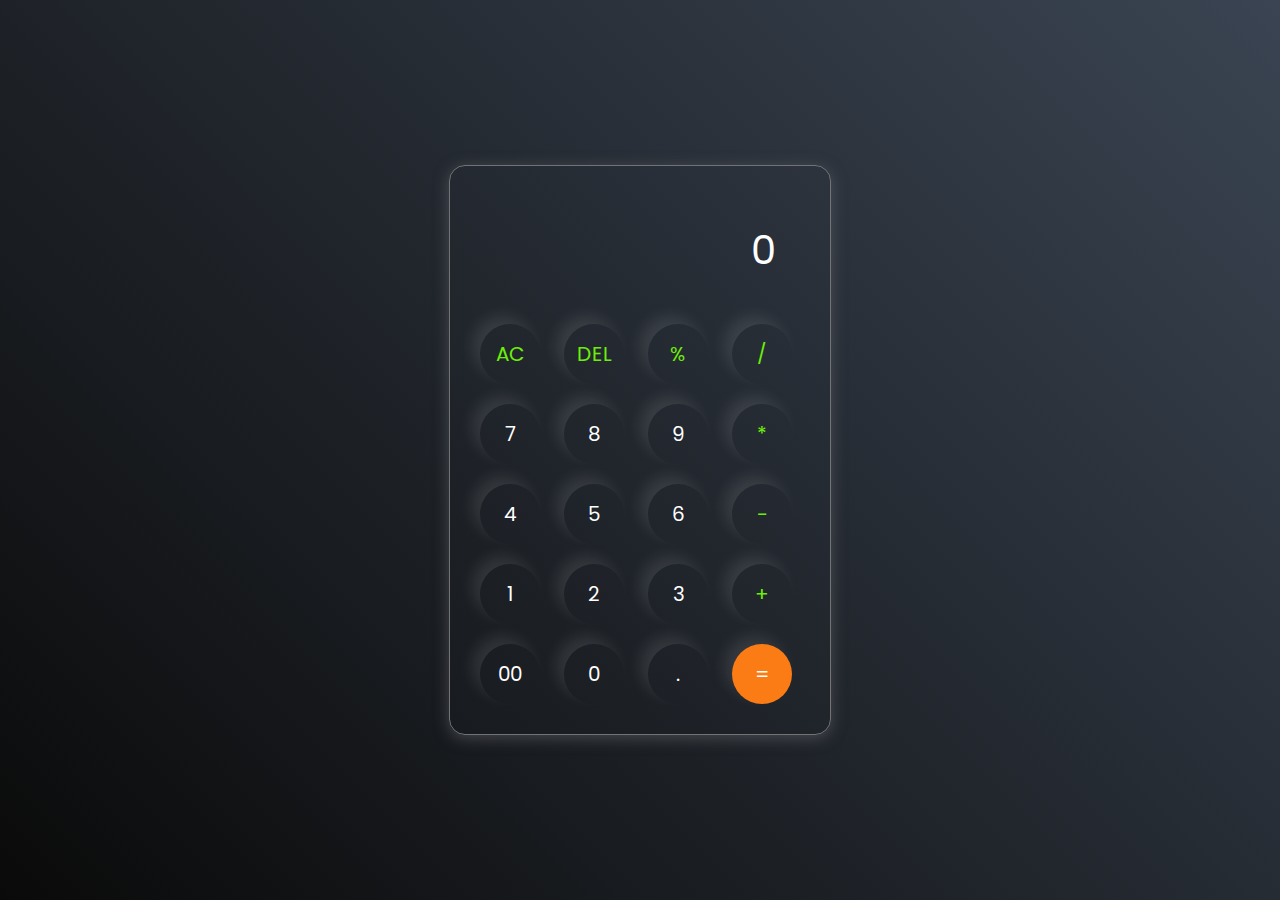
<file: Calculator/index.html>
<!DOCTYPE html>
<html lang="en">
  <head>
    <meta charset="UTF-8" />
    <meta http-equiv="X-UA-Compatible" content="IE=edge" />
    <meta name="viewport" content="width=device-width, initial-scale=1.0" />
    <link rel="stylesheet" href="style.css" />
    <title>Calculator</title>
  </head>
  <body>
    <div class="container">
      <div class="calculator">
        <input type="text" id="inputBox" placeholder="0" />
        <div>
          <button class="button operator">AC</button>
          <button class="button operator">DEL</button>
          <button class="button operator">%</button>
          <button class="button operator">/</button>
        </div>
        <div>
          <button class="button">7</button>
          <button class="button">8</button>
          <button class="button">9</button>
          <button class="button operator">*</button>
        </div>
        <div>
          <button class="button">4</button>
          <button class="button">5</button>
          <button class="button">6</button>
          <button class="button operator">-</button>
        </div>
        <div>
          <button class="button">1</button>
          <button class="button">2</button>
          <button class="button">3</button>
          <button class="button operator">+</button>
        </div>

        <div>
          <button class="button">00</button>
          <button class="button">0</button>
          <button class="button">.</button>
          <button class="button equalBtn">=</button>
        </div>
      </div>
    </div>

    <script src="script.js"></script>
  </body>
</html>
</file>
<file: Calculator/style.css>
@import url('https://fonts.googleapis.com/css2?family=Poppins:wght@500&display=swap');

*{
    margin: 0;
    padding: 0;
    box-sizing: border-box;
    font-family: 'Poppins', sans-serif;
}

body{
    width: 100%;
    height: 100vh;
    display: flex;
    justify-content: center;
    align-items: center;
    background: linear-gradient(45deg, #0a0a0a, #3a4452);
}

.calculator{
    border: 1px solid #717377;
    padding: 20px;
    border-radius: 16px;
    background: transparent;
    box-shadow: 0px 3px 15px rgba(113, 115, 119, 0.5);

}

input{
    width: 320px;
    border: none;
    padding: 24px;
    margin: 10px;
    background: transparent;
    box-shadow: 0px 3px 15px rgbs(84, 84, 84, 0.1);
    font-size: 40px;
    text-align: right;
    cursor: pointer;
    color: #ffffff;
}

input::placeholder{
    color: #ffffff;
}

button{
    border: none;
    width: 60px;
    height: 60px;
    margin: 10px;
    border-radius: 50%;
    background: transparent;
    color: #ffffff;
    font-size: 20px;
    box-shadow: -8px -8px 15px rgba(255, 255, 255, 0.1);
    cursor: pointer;
}

.equalBtn{
    background-color: #fb7c14;
}

.operator{
    color: #6dee0a;
}
</file>
